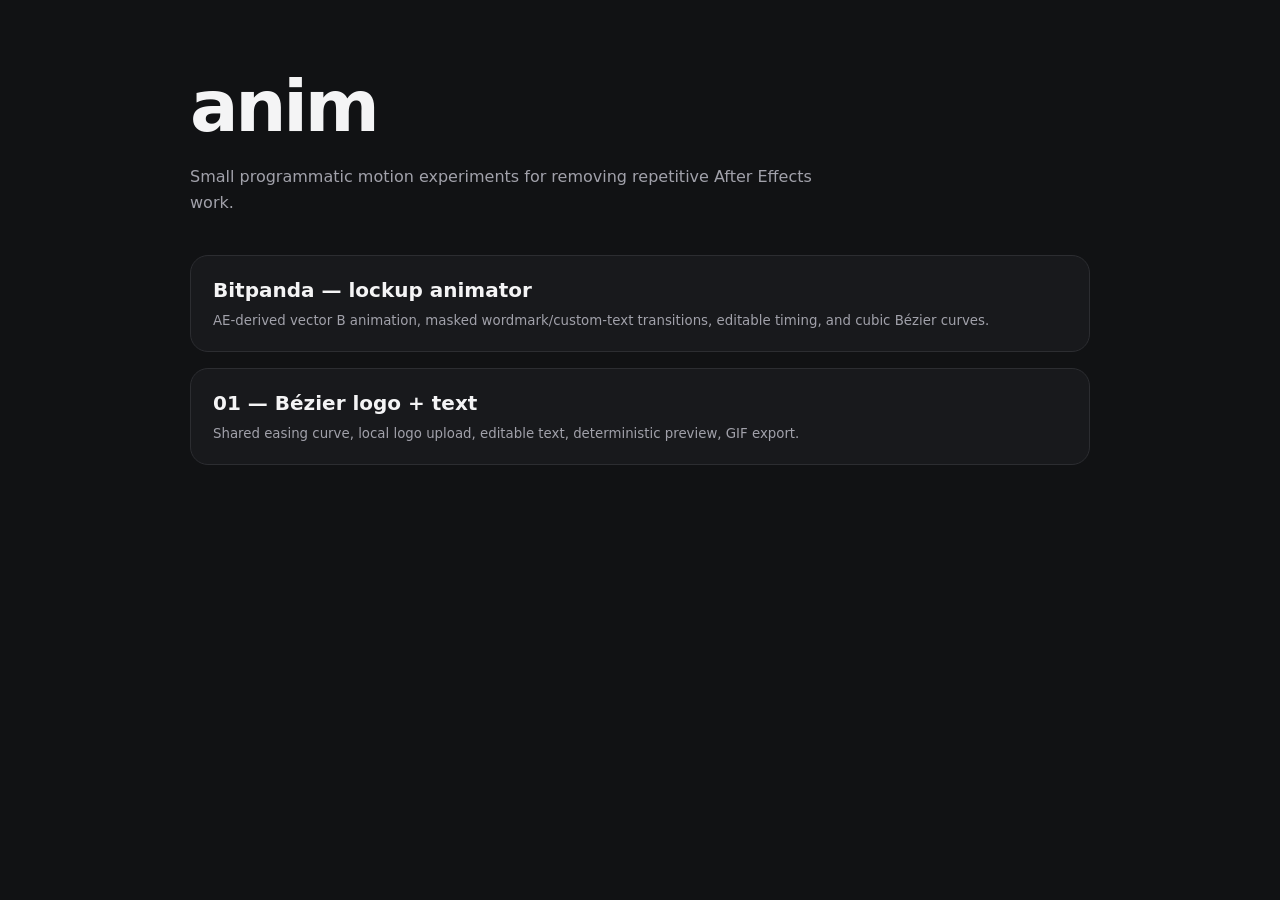
<file: index.html>
<!doctype html>
<html lang="en">
<head>
  <meta charset="utf-8" />
  <meta name="viewport" content="width=device-width, initial-scale=1" />
  <title>anim experiments</title>
  <style>
    :root { color-scheme: dark; font-family: Inter, ui-sans-serif, system-ui, -apple-system, BlinkMacSystemFont, "Segoe UI", sans-serif; }
    * { box-sizing: border-box; }
    body { margin: 0; min-height: 100vh; background: #111214; color: #f4f4f5; }
    main { width: min(900px, calc(100% - 32px)); margin: 0 auto; padding: 64px 0; }
    h1 { margin: 0 0 12px; font-size: clamp(36px, 7vw, 72px); letter-spacing: -0.045em; }
    p { color: #a1a1aa; max-width: 62ch; line-height: 1.6; }
    .grid { display: grid; gap: 16px; margin-top: 40px; }
    a { display: block; color: inherit; text-decoration: none; border: 1px solid #2c2d31; border-radius: 18px; padding: 22px; background: #18191c; }
    a:hover { border-color: #555861; }
    strong { display: block; font-size: 20px; margin-bottom: 8px; }
    small { color: #a1a1aa; }
  </style>
</head>
<body>
  <main>
    <h1>anim</h1>
    <p>Small programmatic motion experiments for removing repetitive After Effects work.</p>
    <div class="grid">
      <a href="./bp/">
        <strong>Bitpanda — lockup animator</strong>
        <small>AE-derived vector B animation, masked wordmark/custom-text transitions, editable timing, and cubic Bézier curves.</small>
      </a>
      <a href="./experiments/01-bezier-logo-text/">
        <strong>01 — Bézier logo + text</strong>
        <small>Shared easing curve, local logo upload, editable text, deterministic preview, GIF export.</small>
      </a>
    </div>
  </main>
</body>
</html>
</file>
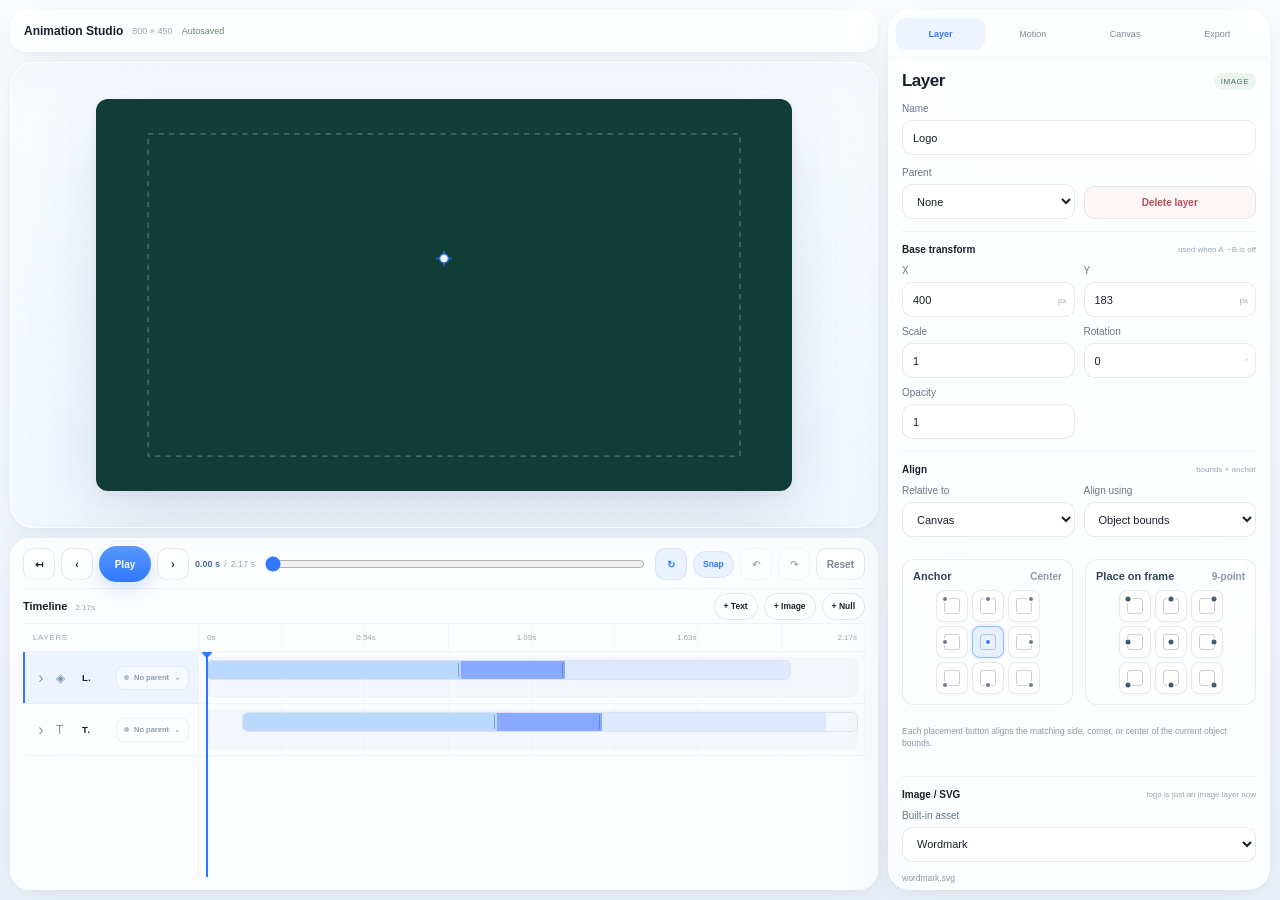
<file: experiments/01-bezier-logo-text/index.html>
<!doctype html>
<html lang="en">
<head>
  <meta charset="utf-8" />
  <meta name="viewport" content="width=device-width,initial-scale=1" />
  <title>Animation Studio — Mini AE</title>
  <link rel="preconnect" href="https://fonts.googleapis.com" />
  <link rel="preconnect" href="https://fonts.gstatic.com" crossorigin />
  <link rel="stylesheet" href="./style.css?v=6.2.0" />
</head>
<body>
<main class="studio-shell">
  <section class="workspace">
    <div class="viewport-toolbar">
      <div class="viewport-left"><strong>Animation Studio</strong><span id="canvasReadout">800 × 450</span><span id="saveStatus" class="save-status">Autosaved</span></div>
    </div>

    <div class="stage-shell"><canvas id="stage" width="800" height="450"></canvas></div>

    <section class="timeline-panel">
      <div class="timeline-transport">
        <div class="transport-left"><button id="restartBtn" class="icon-button" title="Start">↤</button><button id="prevFrameBtn" class="icon-button" title="Previous frame">‹</button><button id="playBtn" class="play-button"><span>Play</span></button><button id="nextFrameBtn" class="icon-button" title="Next frame">›</button><div class="time-cluster"><span id="timeReadout">0.00 s</span><span>/</span><span id="totalTimeReadout">2.07 s</span></div></div>
        <input id="scrubber" type="range" min="0" max="1" step="0.001" value="0" aria-label="Timeline playhead" />
        <div class="transport-right"><button id="loopBtn" class="icon-button active" title="Loop (L)">↻</button><button id="snapBtn" class="micro-toggle active">Snap</button><button id="undoBtn" class="icon-button" title="Undo">↶</button><button id="redoBtn" class="icon-button" title="Redo">↷</button><button id="resetBtn" class="reset-button">Reset</button></div>
      </div>
      <div class="timeline-head">
        <div class="timeline-title-row"><strong>Timeline</strong><span id="timelineStatus">2.07s</span></div>
        <div class="timeline-actions"><button id="addTextBtn" class="add-layer">+ Text</button><button id="addImageBtn" class="add-layer">+ Image</button><button id="addNullBtn" class="add-layer">+ Null</button></div>
      </div>
      <div class="timeline-grid">
        <div class="layer-column-head">Layers</div><div id="timelineRuler" class="timeline-ruler"></div>
        <div id="layerTree" class="layer-tree"></div><div id="timeline" class="timeline"></div>
      </div>
    </section>
  </section>

  <aside class="controls">
    <nav class="tabs"><button class="tab active" data-tab="layer">Layer</button><button class="tab" data-tab="motion">Motion</button><button class="tab" data-tab="canvas">Canvas</button><button class="tab" data-tab="export">Export</button></nav>
    <div class="tab-panels">
      <section class="tab-panel active" data-panel="layer">
        <div class="section-heading"><h2>Layer</h2><span id="layerTypeBadge" class="type-badge image">image</span></div>
        <label>Name <input id="layerName" type="text" /></label>
        <div class="two-col"><label>Parent<select id="parentLayer"></select></label><label>&nbsp;<button id="deleteLayerBtn" class="danger-button">Delete layer</button></label></div><p id="parentPickupHint" class="hint parent-pickup-hint" hidden></p>
        <div class="inspector-section"><div class="mini-heading"><strong>Base transform</strong><span>used when A→B is off</span></div><div class="two-col"><label>X<div class="unit-field"><input id="baseX" type="number" step="1"/><span>px</span></div></label><label>Y<div class="unit-field"><input id="baseY" type="number" step="1"/><span>px</span></div></label><label>Scale<input id="baseScale" type="number" step="0.01" min="0"/></label><label>Rotation<div class="unit-field"><input id="baseRotation" type="number" step="1"/><span>°</span></div></label><label>Opacity<input id="baseOpacity" type="number" step="0.01" min="0" max="1"/></label></div></div>

        <div id="alignmentControls" class="inspector-section alignment-controls">
          <div class="mini-heading"><strong>Align</strong><span>bounds + anchor</span></div>
          <div class="two-col">
            <label>Relative to<select id="alignTarget"><option value="canvas">Canvas</option><option value="safe">Safe area</option></select></label>
            <label>Align using<select id="alignReference"><option value="bounds">Object bounds</option><option value="anchor">Alignment anchor</option></select></label>
          </div>
          <div class="alignment-visuals">
            <div class="alignment-picker"><div class="alignment-picker-title"><span>Anchor</span><small id="alignAnchorName">Center</small></div><div id="alignAnchorGrid" class="align-nine-grid"><button type="button" class="align-point" data-point="tl" data-align-anchor="tl" title="Anchor: Top left" aria-label="Anchor Top left"><span></span></button><button type="button" class="align-point" data-point="tc" data-align-anchor="tc" title="Anchor: Top center" aria-label="Anchor Top center"><span></span></button><button type="button" class="align-point" data-point="tr" data-align-anchor="tr" title="Anchor: Top right" aria-label="Anchor Top right"><span></span></button><button type="button" class="align-point" data-point="cl" data-align-anchor="cl" title="Anchor: Center left" aria-label="Anchor Center left"><span></span></button><button type="button" class="align-point" data-point="cc" data-align-anchor="cc" title="Anchor: Center" aria-label="Anchor Center"><span></span></button><button type="button" class="align-point" data-point="cr" data-align-anchor="cr" title="Anchor: Center right" aria-label="Anchor Center right"><span></span></button><button type="button" class="align-point" data-point="bl" data-align-anchor="bl" title="Anchor: Bottom left" aria-label="Anchor Bottom left"><span></span></button><button type="button" class="align-point" data-point="bc" data-align-anchor="bc" title="Anchor: Bottom center" aria-label="Anchor Bottom center"><span></span></button><button type="button" class="align-point" data-point="br" data-align-anchor="br" title="Anchor: Bottom right" aria-label="Anchor Bottom right"><span></span></button></div></div>
            <div class="alignment-picker"><div class="alignment-picker-title"><span>Place on frame</span><small>9-point</small></div><div id="alignPlaceGrid" class="align-nine-grid"><button type="button" class="align-point place" data-point="tl" data-align-place="tl" title="Align Top left" aria-label="Align Top left"><span></span></button><button type="button" class="align-point place" data-point="tc" data-align-place="tc" title="Align Top center" aria-label="Align Top center"><span></span></button><button type="button" class="align-point place" data-point="tr" data-align-place="tr" title="Align Top right" aria-label="Align Top right"><span></span></button><button type="button" class="align-point place" data-point="cl" data-align-place="cl" title="Align Center left" aria-label="Align Center left"><span></span></button><button type="button" class="align-point place" data-point="cc" data-align-place="cc" title="Align Center" aria-label="Align Center"><span></span></button><button type="button" class="align-point place" data-point="cr" data-align-place="cr" title="Align Center right" aria-label="Align Center right"><span></span></button><button type="button" class="align-point place" data-point="bl" data-align-place="bl" title="Align Bottom left" aria-label="Align Bottom left"><span></span></button><button type="button" class="align-point place" data-point="bc" data-align-place="bc" title="Align Bottom center" aria-label="Align Bottom center"><span></span></button><button type="button" class="align-point place" data-point="br" data-align-place="br" title="Align Bottom right" aria-label="Align Bottom right"><span></span></button></div></div>
          </div>
          <p id="alignHelp" class="hint">Each placement button aligns the matching side, corner, or center of the current object bounds.</p>
        </div>

        <div id="textControls" class="inspector-section" hidden><div class="mini-heading"><strong>Text</strong><span>each text layer is independent</span></div><label>Text<textarea id="textValue" rows="3"></textarea></label><label>Google font<div class="inline-control"><input id="fontFamily" value="Anton"/><button id="loadFontBtn" class="secondary compact">Load</button></div></label><div class="two-col"><label>Size<div class="unit-field"><input id="fontSize" type="number"/><span>px</span></div></label><label>Weight<input id="fontWeight" type="number" step="100" min="100" max="900"/></label><label>Tracking<div class="unit-field"><input id="letterSpacing" type="number" step="0.5"/><span>px</span></div></label><label>Color<input id="textColor" type="color"/></label><label>Max width<div class="unit-field"><input id="textMaxWidth" type="number"/><span>px</span></div></label></div><label class="check-row"><input id="textAutoFit" type="checkbox"/> Auto fit to max width</label></div>

        <div id="imageControls" class="inspector-section" hidden><div class="mini-heading"><strong>Image / SVG</strong><span>logo is just an image layer now</span></div><label>Built-in asset<select id="imageAsset"><option value="wordmark">Wordmark</option><option value="combination">Combination</option><option value="stacked">Stacked</option><option value="lettermark">Lettermark</option><option value="custom">Custom…</option></select></label><input id="imageFile" type="file" accept="image/svg+xml,image/png,image/jpeg,image/webp,.svg" hidden/><p id="imageFileName" class="hint"></p><div class="two-col"><label>Width<div class="unit-field"><input id="imageWidth" type="number" min="10" step="5"/><span>px</span></div></label><label>Tint<input id="imageTint" type="color"/></label></div></div>
        <div id="nullHint" class="inspector-section" hidden><p class="hint">Nulls do not render. Animate their A→B transform, then parent Text/Image/other Null layers to them.</p></div>
      </section>

      <section class="tab-panel" data-panel="motion">
        <div class="section-heading"><h2>Motion</h2><span>selected layer only</span></div>
        <div id="revealSection" class="inspector-section"><div class="mini-heading"><strong>Quick reveal</strong><label class="tiny-switch"><input id="revealEnabled" type="checkbox"/> Enabled</label></div><div class="preset-row"><button data-reveal-preset="smooth">Smooth</button><button data-reveal-preset="snappy">Snappy</button><button data-reveal-preset="soft">Soft</button><button data-reveal-preset="pop">Pop</button></div><div class="two-col"><label>Start<div class="unit-field"><input id="revealStart" type="number" min="0"/><span>ms</span></div></label><label>Enter<div class="unit-field"><input id="enterDuration" type="number" min="0"/><span>ms</span></div></label><label>Hold<div class="unit-field"><input id="holdDuration" type="number" min="0"/><span>ms</span></div></label><label>Exit<div class="unit-field"><input id="exitDuration" type="number" min="0"/><span>ms</span></div></label><label>Enter<select id="enterDirection"><option value="from-bottom">From bottom</option><option value="from-top">From top</option><option value="from-left">From left</option><option value="from-right">From right</option><option value="none">None</option></select></label><label>Exit<select id="exitDirection"><option value="to-top">To top</option><option value="to-bottom">To bottom</option><option value="to-left">To left</option><option value="to-right">To right</option><option value="none">None</option></select></label><label>Travel<div class="unit-field"><input id="revealTravel" type="number"/><span>px</span></div></label><label>Start scale<input id="revealScale" type="number" step="0.01"/></label></div><div id="wordStaggerWrap" class="stagger-controls"><div class="mini-heading"><strong>Word stagger</strong><span>text layers only</span></div><label>Delay per word<input id="wordStagger" type="range" min="0" max="300" step="5"/><output id="wordStaggerOut"></output></label><div class="two-col"><label>Order<select id="wordStaggerOrder"><option value="forward">First → Last</option><option value="reverse">Last → First</option><option value="center">Center → Out</option><option value="edges">Edges → In</option></select></label><label>Apply to<select id="wordStaggerPhase"><option value="enter">Entrance</option><option value="exit">Exit</option><option value="both">Entrance + Exit</option></select></label></div><p class="hint">Each word keeps its normal layout position; stagger only offsets when its reveal starts.</p></div></div>

        <div class="inspector-section transform-section"><div class="mini-heading"><strong>Transform A → B</strong><label class="tiny-switch"><input id="transformEnabled" type="checkbox"/> Enabled</label></div><div class="preset-row"><button data-transform-preset="rise">Rise</button><button data-transform-preset="slide-left">Slide L</button><button data-transform-preset="slide-right">Slide R</button><button data-transform-preset="pop">Pop</button><button data-transform-preset="spin">Spin</button></div><div class="two-col"><label>Start<div class="unit-field"><input id="transformStart" type="number" min="0"/><span>ms</span></div></label><label>Duration<div class="unit-field"><input id="transformDuration" type="number" min="1"/><span>ms</span></div></label></div>
          <div class="ab-grid"><div class="keyframe-card"><div class="keyframe-title"><span class="diamond-dot"></span><strong>A</strong></div><label>X<div class="unit-field"><input id="posAX" type="number"/><span>px</span></div></label><label>Y<div class="unit-field"><input id="posAY" type="number"/><span>px</span></div></label><label>Scale<input id="scaleA" type="number" step="0.01"/></label><label>Rotation<div class="unit-field"><input id="rotA" type="number"/><span>°</span></div></label><label>Opacity<input id="opacityA" type="number" min="0" max="1" step="0.01"/></label><button id="copyAToB" class="secondary compact">Copy A → B</button></div><div class="keyframe-card"><div class="keyframe-title"><span class="diamond-dot"></span><strong>B</strong></div><label>X<div class="unit-field"><input id="posBX" type="number"/><span>px</span></div></label><label>Y<div class="unit-field"><input id="posBY" type="number"/><span>px</span></div></label><label>Scale<input id="scaleB" type="number" step="0.01"/></label><label>Rotation<div class="unit-field"><input id="rotB" type="number"/><span>°</span></div></label><label>Opacity<input id="opacityB" type="number" min="0" max="1" step="0.01"/></label><button id="copyBToA" class="secondary compact">Copy B → A</button></div></div>
          <p class="hint">Drag A/B diamonds in the timeline to retime this clip. Drag the line to move the whole clip.</p>
        </div>

        <div class="curve-card"><div class="mini-heading"><strong>Curve library</strong><span>save once, reuse everywhere</span></div><div class="two-col"><label>Apply to<select id="curveTarget"><option value="transform">Transform A → B</option><option value="enter">Reveal entrance</option><option value="exit">Reveal exit</option></select></label><label>Preset<select id="curvePreset"></select></label></div><div class="curve-save-row"><input id="curvePresetName" placeholder="My curve name"/><button id="saveCurvePresetBtn" class="secondary compact">Save</button><button id="deleteCurvePresetBtn" class="icon-button small">×</button></div><svg id="curveViz" viewBox="0 0 260 170"><path class="curve-grid" d="M20 20H240M20 63.3H240M20 106.6H240M20 150H240M20 20V150M93.3 20V150M166.6 20V150M240 20V150"/><path class="guide" id="guide1"/><path class="guide" id="guide2"/><path class="curve" id="curvePath"/><circle class="handle" id="handle1" r="6"/><circle class="handle" id="handle2" r="6"/></svg><div class="four-col"><label>x1<input id="x1" type="number" step="0.01"/></label><label>y1<input id="y1" type="number" step="0.01"/></label><label>x2<input id="x2" type="number" step="0.01"/></label><label>y2<input id="y2" type="number" step="0.01"/></label></div></div>
      </section>

      <section class="tab-panel" data-panel="canvas"><div class="section-heading"><h2>Canvas</h2><span>composition</span></div><label>Preset<select id="canvasPreset"><option value="custom">Custom</option><option value="1:1">1:1 · 1080×1080</option><option value="16:9">16:9 · 1920×1080</option><option value="9:16">9:16 · 1080×1920</option><option value="4:5">4:5 · 1080×1350</option><option value="4:3">4:3 · 1200×900</option><option value="banner">Banner · 1200×400</option></select></label><div class="two-col"><label>Width<div class="unit-field"><input id="canvasWidth" type="number"/><span>px</span></div></label><label>Height<div class="unit-field"><input id="canvasHeight" type="number"/><span>px</span></div></label><label>Background<input id="bgColor" type="color"/></label><label>Safe X<div class="unit-field"><input id="marginX" type="number"/><span>px</span></div></label><label>Safe Y<div class="unit-field"><input id="marginY" type="number"/><span>px</span></div></label></div><label class="check-row"><input id="showMargins" type="checkbox"/> Safe guides</label><label class="check-row"><input id="showGrid" type="checkbox"/> Grid</label></section>

      <section class="tab-panel" data-panel="export"><div class="section-heading"><h2>Export</h2><span>same renderer as preview</span></div><div class="two-col"><label>FPS<input id="fps" type="number" min="8" max="60"/></label><label>Scale<select id="exportScale"><option value="0.5">0.5×</option><option value="1">1×</option><option value="2">2×</option></select></label><label>GIF colors<select id="gifColors"><option value="64">64</option><option value="128">128</option><option value="256">256</option></select></label></div><label class="check-row"><input id="gifLoop" type="checkbox"/> Loop exported GIF</label><div class="export-summary"><span>Output</span><strong id="outputSizeReadout"></strong></div><div class="export-summary"><span>Frames</span><strong id="frameEstimate"></strong></div><button id="exportBtn" class="primary-button full-width">Export GIF</button><button id="pngBtn" class="secondary full-width">Current frame PNG</button><progress id="exportProgress" max="1" value="0"></progress><p id="status" class="hint">Ready.</p><div class="setup-actions"><button id="downloadSetupBtn" class="secondary">Download setup JSON</button><button id="loadSetupBtn" class="secondary">Load setup JSON</button><input id="setupFile" type="file" accept="application/json,.json" hidden/></div></section>
    </div>
  </aside>
</main>
<script src="./boot-guard.js?v=6.2.0"></script>
<script type="module" src="./app.js?v=6.2.0"></script>
</body>
</html>
</file>
<file: experiments/01-bezier-logo-text/style.css>
:root{color-scheme:light;font-family:-apple-system,BlinkMacSystemFont,"SF Pro Text","Segoe UI",sans-serif;--bg:#f3f7fb;--surface:rgba(255,255,255,.78);--surface2:rgba(255,255,255,.94);--field:rgba(255,255,255,.9);--border:rgba(95,119,151,.16);--text:#17202d;--text2:#5d697b;--muted:#98a3b3;--accent:#2f78ff;--enter:#b9d9ff;--hold:#89a8ff;--exit:#dce9ff;--transform:#2f78ff;--shadow:0 18px 50px rgba(57,78,112,.08),0 2px 8px rgba(57,78,112,.04)}
*{box-sizing:border-box}[hidden]{display:none!important}html,body{margin:0;height:100%;min-width:320px;background:linear-gradient(180deg,#fbfdff,#edf4fb);color:var(--text)}body{overflow:hidden}button,input,select,textarea{font:inherit}button{cursor:pointer;color:inherit}button:disabled{opacity:.35;cursor:default}input,select,textarea{width:100%;border:1px solid var(--border);background:var(--field);border-radius:10px;color:var(--text);font-size:11px;outline:0}input,select{height:35px;padding:0 10px}textarea{padding:9px 10px;resize:vertical}input:focus,select:focus,textarea:focus{border-color:rgba(47,120,255,.35);box-shadow:0 0 0 3px rgba(47,120,255,.06)}input[type=range]{height:18px;border:0;padding:0;background:transparent;accent-color:var(--accent)}input[type=color]{padding:4px}input[type=checkbox]{width:15px;height:15px;min-height:0;accent-color:var(--accent)}label{display:grid;gap:6px;font-size:10px;color:#697589;font-weight:520}.studio-shell{height:100vh;padding:10px;display:grid;grid-template-columns:minmax(0,1fr) 382px;gap:10px}.workspace{min-width:0;min-height:0;display:grid;grid-template-rows:50px minmax(250px,1fr) minmax(245px,38%);gap:10px}.viewport-toolbar,.controls,.timeline-panel,.stage-shell{border:1px solid rgba(255,255,255,.9);background:var(--surface);backdrop-filter:blur(24px) saturate(160%);box-shadow:var(--shadow)}.viewport-toolbar{border-radius:16px;display:flex;align-items:center;justify-content:space-between;padding:0 12px;gap:12px}.viewport-left,.viewport-actions,.time-cluster,.timeline-actions,.section-heading,.mini-heading,.curve-save-row,.setup-actions,.check-row,.tiny-switch{display:flex;align-items:center}.viewport-left{gap:9px}.viewport-left strong{font-size:12px}.viewport-left>span{font-size:9px;color:var(--muted)}.save-status{color:#5d8a6d!important}.viewport-actions{gap:6px;min-width:0;flex:1;justify-content:flex-end}.icon-button,.reset-button,.add-layer,.micro-toggle,.secondary,.primary-button,.danger-button,.preset-row button{border:1px solid var(--border);background:rgba(255,255,255,.65);border-radius:10px;min-height:32px;padding:0 10px;font-size:10px;font-weight:650}.icon-button{width:32px;padding:0;display:grid;place-items:center}.icon-button.active,.micro-toggle.active{color:var(--accent);background:rgba(47,120,255,.08);border-color:rgba(47,120,255,.12)}.play-button{height:36px;min-width:52px;border:0;border-radius:999px;background:linear-gradient(180deg,#5a98ff,#2f78ff);color:white;font-size:10px;font-weight:700;box-shadow:0 7px 16px rgba(47,120,255,.2)}.time-cluster{gap:4px;font-size:9px;color:var(--muted);font-variant-numeric:tabular-nums}.time-cluster span:first-child{color:#45699e;font-weight:650}#scrubber{max-width:280px;min-width:120px}.reset-button{color:#7c8797}.stage-shell{position:relative;min-height:0;border-radius:24px;display:flex;align-items:center;justify-content:center;overflow:auto;padding:24px;background:linear-gradient(180deg,rgba(255,255,255,.72),rgba(242,248,255,.62));background-image:radial-gradient(circle,rgba(104,132,167,.11) .7px,transparent .8px);background-size:17px 17px}#stage{display:block;max-width:92%;max-height:94%;width:auto;height:auto;border-radius:12px;box-shadow:0 30px 75px rgba(57,78,112,.15),0 3px 12px rgba(57,78,112,.07)}
.timeline-panel{min-height:0;border-radius:20px;padding:10px 12px 12px;overflow:hidden}.timeline-head{height:34px;display:flex;align-items:center;justify-content:space-between}.timeline-title-row{display:flex;gap:8px;align-items:baseline}.timeline-title-row strong{font-size:11px}.timeline-title-row span{font-size:8px;color:var(--muted)}.timeline-actions{gap:6px}.add-layer,.micro-toggle{min-height:27px;border-radius:999px;padding:0 9px;font-size:8.5px}.add-layer:hover{background:#fff}.timeline-grid{height:calc(100% - 34px);display:grid;grid-template-columns:176px minmax(0,1fr);grid-template-rows:28px minmax(0,1fr);border-top:1px solid rgba(118,140,170,.1)}.layer-column-head{display:flex;align-items:center;padding-left:10px;border-right:1px solid rgba(118,140,170,.1);border-bottom:1px solid rgba(118,140,170,.08);font-size:8px;text-transform:uppercase;letter-spacing:.08em;color:var(--muted)}.timeline-ruler{display:flex;justify-content:space-between;align-items:center;padding:0 8px;font-size:8px;color:var(--muted);font-variant-numeric:tabular-nums;border-bottom:1px solid rgba(118,140,170,.08);background-image:repeating-linear-gradient(90deg,transparent 0,transparent calc(12.5% - 1px),rgba(118,140,170,.06) calc(12.5% - 1px),rgba(118,140,170,.06) 12.5%)}.layer-tree,.timeline{min-height:0;overflow:auto}.layer-tree{border-right:1px solid rgba(118,140,170,.1)}.layer-row{width:100%;height:52px;border:0;border-bottom:1px solid rgba(118,140,170,.08);background:transparent;display:grid;grid-template-columns:24px minmax(0,1fr) auto;align-items:center;gap:6px;padding:0 9px 0 calc(9px + var(--depth,0)*12px);text-align:left}.layer-row:hover{background:rgba(47,120,255,.03)}.layer-row.selected{background:rgba(47,120,255,.07);box-shadow:inset 2px 0 0 var(--accent)}.layer-icon{color:#7e91aa;font-size:12px}.layer-copy{min-width:0;display:grid;gap:2px}.layer-copy strong{font-size:9.5px;white-space:nowrap;overflow:hidden;text-overflow:ellipsis}.layer-copy small{font-size:7.5px;color:var(--muted)}.layer-type{font-size:7px;text-transform:uppercase;color:#a1acba}.timeline{position:relative;overflow-x:hidden}.timeline-row{height:52px;position:relative;border-bottom:1px solid rgba(118,140,170,.08);padding:5px 7px;background-image:repeating-linear-gradient(90deg,transparent 0,transparent calc(12.5% - 1px),rgba(118,140,170,.05) calc(12.5% - 1px),rgba(118,140,170,.05) 12.5%)}.timing-track{position:relative;height:100%;border-radius:8px;background:rgba(225,233,244,.33);touch-action:none}.reveal-bar{position:absolute;top:3px;height:20px;min-width:16px;border-radius:6px;border:1px solid rgba(78,110,158,.14);overflow:visible;cursor:grab}.phase-strip{position:absolute;inset:0;display:flex;overflow:hidden;border-radius:5px}.phase.enter{background:var(--enter)}.phase.hold{background:var(--hold)}.phase.exit{background:var(--exit)}.edge-handle,.phase-handle{position:absolute;top:0;width:8px;height:100%;border:0;background:transparent;z-index:3}.edge-handle.start{left:-4px}.edge-handle.end{right:-4px}.phase-handle{transform:translateX(-50%);cursor:ew-resize}.phase-handle::after{content:"";position:absolute;left:3px;top:2px;bottom:2px;width:1px;background:rgba(47,86,140,.42)}.transform-clip{position:absolute;bottom:4px;height:11px;min-width:10px;cursor:grab;touch-action:none}.transform-line{position:absolute;left:3px;right:3px;top:5px;height:2px;background:linear-gradient(90deg,#82b7ff,#2f78ff);border-radius:2px}.diamond{position:absolute;top:1px;width:9px;height:9px;border:2px solid #2f78ff;background:white;transform:rotate(45deg);border-radius:2px;padding:0;z-index:3}.diamond.a{left:-2px}.diamond.b{right:-2px}.timeline-playhead{position:absolute;top:0;bottom:0;width:1px;background:#2f78ff;z-index:10;pointer-events:none;box-shadow:0 0 0 1px rgba(47,120,255,.06)}
.controls{min-height:0;border-radius:22px;overflow:hidden;display:grid;grid-template-rows:47px minmax(0,1fr)}.tabs{display:grid;grid-template-columns:repeat(4,1fr);padding:7px;border-bottom:1px solid rgba(118,140,170,.1);gap:3px}.tab{border:0;background:transparent;border-radius:9px;font-size:9px;color:#7b8798}.tab.active{background:rgba(47,120,255,.08);color:var(--accent);font-weight:700}.tab-panels{overflow:auto;padding:13px}.tab-panel{display:none;gap:12px}.tab-panel.active{display:grid}.section-heading{justify-content:space-between}.section-heading h2{font-size:17px;letter-spacing:-.03em;margin:0}.section-heading>span{font-size:8px;color:var(--muted);text-transform:uppercase;letter-spacing:.06em}.type-badge{padding:4px 7px;border-radius:999px;background:#eef3f8;color:#6c7a8d}.type-badge.null{color:#7b5fb1;background:#f0eafa}.type-badge.text{color:#345d99;background:#e8f1ff}.type-badge.image{color:#4f735a;background:#e9f5ed}.inspector-section,.curve-card{display:grid;gap:10px;padding-top:12px;border-top:1px solid rgba(118,140,170,.11)}.mini-heading{justify-content:space-between}.mini-heading strong{font-size:10px}.mini-heading span{font-size:8px;color:var(--muted)}.two-col{display:grid;grid-template-columns:1fr 1fr;gap:9px}.four-col{display:grid;grid-template-columns:repeat(4,1fr);gap:6px}.inline-control{display:grid;grid-template-columns:minmax(0,1fr) auto;gap:6px}.unit-field{position:relative}.unit-field input{padding-right:30px}.unit-field span{position:absolute;right:8px;top:50%;transform:translateY(-50%);font-size:8px;color:#a0aab7}.check-row,.tiny-switch{gap:7px}.tiny-switch{font-size:8px}.hint{font-size:8.5px;color:#8b97a7;line-height:1.45;margin:0}.danger-button{color:#b24e57;background:rgba(255,245,246,.8)}.preset-row{display:flex;flex-wrap:wrap;gap:5px}.preset-row button{min-height:26px;border-radius:999px;font-size:8px;padding:0 8px;background:rgba(255,255,255,.55)}.ab-grid{display:grid;grid-template-columns:1fr 1fr;gap:8px}.keyframe-card{display:grid;gap:7px;padding:9px;border:1px solid rgba(118,140,170,.12);border-radius:13px;background:rgba(255,255,255,.45)}.keyframe-title{display:flex;align-items:center;gap:7px}.keyframe-title strong{font-size:10px}.diamond-dot{width:8px;height:8px;border:2px solid var(--accent);transform:rotate(45deg);border-radius:1px}.curve-save-row{gap:6px}.curve-save-row input{flex:1}.curve-card svg{width:100%;height:auto;border-radius:12px;background:rgba(255,255,255,.55);border:1px solid rgba(118,140,170,.1)}.curve-grid{stroke:rgba(116,137,165,.12);fill:none;stroke-width:1}.guide{stroke:rgba(47,120,255,.25);stroke-width:1}.curve{stroke:#2f78ff;stroke-width:2.4;fill:none}.handle{fill:#fff;stroke:#2f78ff;stroke-width:2;cursor:grab}.secondary,.primary-button{min-height:34px}.primary-button{background:linear-gradient(180deg,#5294ff,#2f78ff);border-color:rgba(47,120,255,.35);color:white;box-shadow:0 8px 20px rgba(47,120,255,.18)}.compact{min-height:30px}.full-width{width:100%}.export-summary{display:flex;justify-content:space-between;align-items:center;padding:8px 10px;border-radius:10px;background:rgba(255,255,255,.55);font-size:9px}.setup-actions{gap:6px}.setup-actions button{flex:1}progress{width:100%}
@media(max-width:1050px){.studio-shell{grid-template-columns:minmax(0,1fr) 340px}.viewport-actions #scrubber{max-width:180px}.timeline-grid{grid-template-columns:150px minmax(0,1fr)}}
@media(max-width:820px){body{overflow:auto}.studio-shell{height:auto;min-height:100vh;grid-template-columns:1fr}.workspace{height:900px}.controls{min-height:620px}.viewport-toolbar{align-items:flex-start;flex-direction:column;padding:8px}.viewport-actions{width:100%;justify-content:flex-start;flex-wrap:wrap}#scrubber{flex:1}.timeline-grid{grid-template-columns:135px minmax(400px,1fr);overflow:auto}.two-col,.ab-grid{grid-template-columns:1fr 1fr}}

.stagger-controls{margin-top:10px;padding-top:10px;border-top:1px solid rgba(118,140,170,.12);display:grid;gap:10px}.stagger-controls>label{gap:7px}.stagger-controls output{font-size:9px;color:var(--accent);font-weight:650}


/* Timeline transport + app-like scrubbing */
.workspace{grid-template-rows:42px minmax(250px,1fr) minmax(270px,40%)}
.viewport-toolbar{justify-content:flex-start;padding:0 13px}
.timeline-panel{display:grid;grid-template-rows:42px 34px minmax(0,1fr);padding:8px 12px 12px}
.timeline-transport{min-width:0;display:flex;align-items:center;gap:8px;padding-bottom:7px;border-bottom:1px solid rgba(118,140,170,.1)}
.transport-left,.transport-right{display:flex;align-items:center;gap:6px;min-width:0}
.timeline-transport #scrubber{flex:1;max-width:none;min-width:110px}
.timeline-head{height:auto}
.timeline-grid{height:auto;min-height:0}
.timeline-panel,.timeline-panel *{-webkit-user-select:none;user-select:none}
.timeline-ruler,.timeline,.timing-track,.timeline-playhead{touch-action:none}
.timeline-ruler{cursor:ew-resize}
.timeline-playhead{width:2px;pointer-events:auto;cursor:ew-resize;box-shadow:0 0 0 1px rgba(47,120,255,.04)}
.timeline-playhead::before{content:"";position:absolute;left:-7px;right:-7px;top:0;bottom:0}
.timeline-playhead::after{content:"";position:absolute;left:50%;top:0;width:8px;height:8px;background:var(--accent);border-radius:2px;transform:translate(-50%,-45%) rotate(45deg);box-shadow:0 2px 5px rgba(47,120,255,.18)}
body.timeline-interacting,body.timeline-interacting *{-webkit-user-select:none!important;user-select:none!important}
body.timeline-interacting .timeline,body.timeline-interacting .timeline-ruler,body.timeline-interacting .timing-track{cursor:ew-resize}
.parent-pickup-hint{padding:7px 9px;border-radius:9px;background:rgba(47,120,255,.055);color:#6f82a0}
@media(max-width:1050px){.timeline-transport #scrubber{min-width:80px}.transport-right{gap:4px}}
@media(max-width:820px){.timeline-panel{grid-template-rows:auto 34px minmax(0,1fr)}.timeline-transport{flex-wrap:wrap}.timeline-transport #scrubber{order:3;flex-basis:100%;min-width:100%}.transport-left,.transport-right{flex:1}.transport-right{justify-content:flex-end}}


/* Alignment system */
.alignment-controls{padding-bottom:14px}
.alignment-visuals{display:grid;grid-template-columns:1fr 1fr;gap:12px;margin-top:12px}
.alignment-picker{min-width:0;padding:10px;border:1px solid rgba(34,72,120,.10);border-radius:12px;background:rgba(255,255,255,.45)}
.alignment-picker-title{display:flex;align-items:center;justify-content:space-between;gap:8px;margin-bottom:8px;font-size:11px;font-weight:650;color:#33445a}
.alignment-picker-title small{font-size:10px;font-weight:550;color:#8a98aa;white-space:nowrap;overflow:hidden;text-overflow:ellipsis}
.align-nine-grid{display:grid;grid-template-columns:repeat(3,32px);grid-template-rows:repeat(3,32px);gap:4px;justify-content:center}
.align-point{--px:50%;--py:50%;position:relative;width:32px;height:32px;padding:0;border:1px solid rgba(45,79,122,.13);border-radius:8px;background:rgba(255,255,255,.72);box-shadow:0 1px 2px rgba(27,53,87,.04);cursor:pointer;transition:background .14s ease,border-color .14s ease,box-shadow .14s ease,transform .12s ease}
.align-point:hover{background:#fff;border-color:rgba(47,120,255,.32);box-shadow:0 3px 10px rgba(47,120,255,.09)}
.align-point:active{transform:scale(.94)}
.align-point.active{background:rgba(47,120,255,.11);border-color:rgba(47,120,255,.42);box-shadow:0 0 0 2px rgba(47,120,255,.08)}
.align-point span{position:absolute;inset:7px;border:1px solid rgba(61,82,108,.28);border-radius:3px;pointer-events:none}
.align-point span::after{content:"";position:absolute;left:var(--px);top:var(--py);width:4px;height:4px;border-radius:50%;background:#697b91;transform:translate(-50%,-50%);box-shadow:0 0 0 1.5px rgba(255,255,255,.9)}
.align-point.active span::after,.align-point.place:hover span::after{background:#2f78ff}
.align-point.place span::after{width:5px;height:5px;background:#445a73}
.align-point[data-point="tl"]{--px:0%;--py:0%}.align-point[data-point="tc"]{--px:50%;--py:0%}.align-point[data-point="tr"]{--px:100%;--py:0%}
.align-point[data-point="cl"]{--px:0%;--py:50%}.align-point[data-point="cc"]{--px:50%;--py:50%}.align-point[data-point="cr"]{--px:100%;--py:50%}
.align-point[data-point="bl"]{--px:0%;--py:100%}.align-point[data-point="bc"]{--px:50%;--py:100%}.align-point[data-point="br"]{--px:100%;--py:100%}
.alignment-controls>.hint{margin:10px 0 0;line-height:1.45}
@media(max-width:1100px){.alignment-visuals{grid-template-columns:1fr}.alignment-picker{display:grid;grid-template-columns:minmax(90px,1fr) auto;align-items:center;gap:10px}.alignment-picker-title{margin:0}.align-nine-grid{justify-content:end}}
</file>
